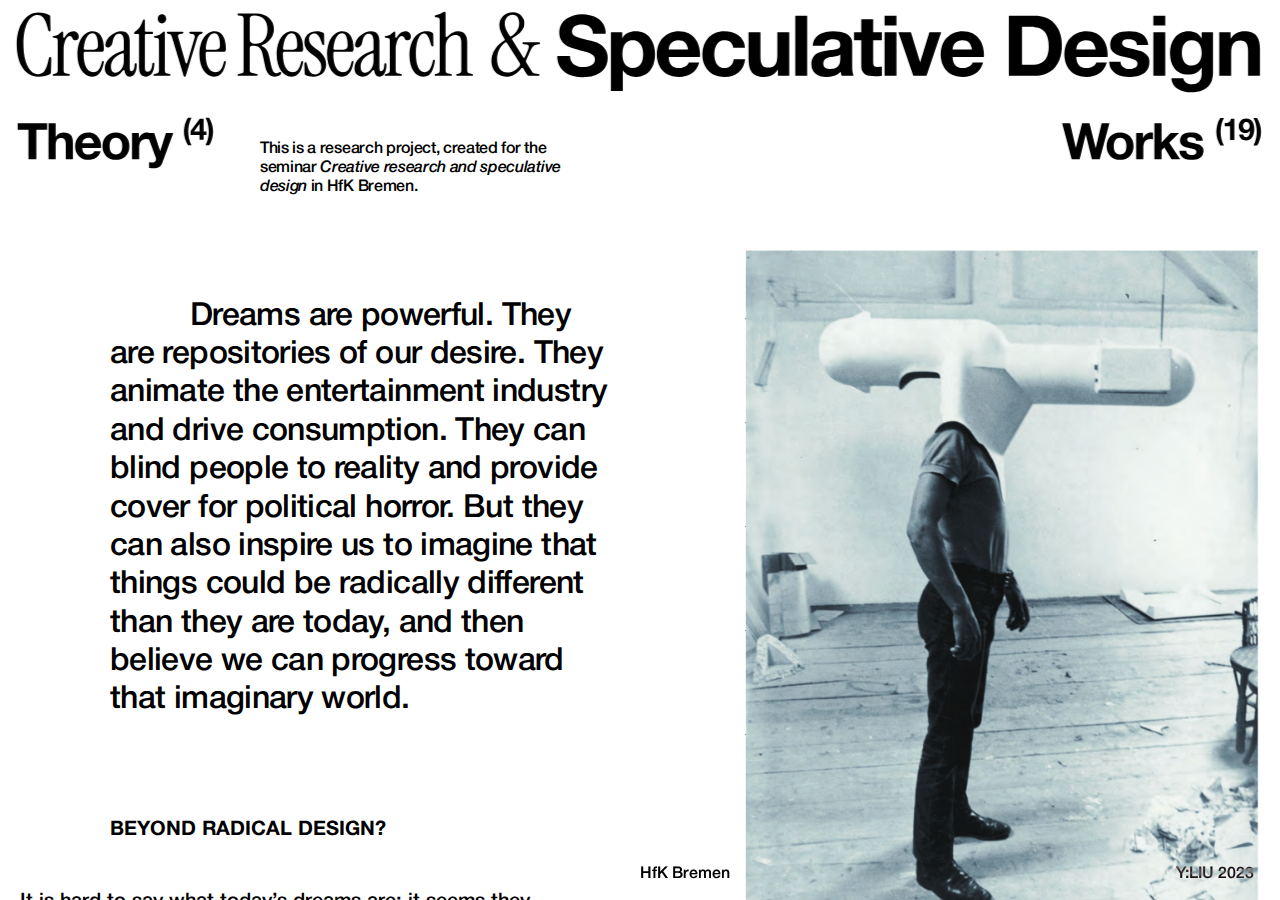
<file: index.html>
<!DOCTYPE html>
<html lang="en">

<head>
  <meta charset="UTF-8">
  <meta name="viewport" content="width=device-width, initial-scale=1.0">
  <title>Creative Research</title>
  <link rel="stylesheet" href="css/style.css">
</head>
<header>
  <img src="img/header-img.svg" alt="" class="header-img">
  <img src="img/grid-02.svg" alt="" class="grid">
</header>

<body>
  <div class="container">
    <div class="column-wrapper">
      <div class="column">

        <div class="clearification">
          This is a research project, created for the seminar <span class="italic">Creative research and speculative
            design</span> in HfK Bremen.

        </div>

        <div class="paragraph">
          Dreams are powerful. They are repositories of our desire. They animate the entertainment industry and drive
          consumption. They can blind people to reality and provide cover for political horror. But they can also
          inspire us to imagine that things could be radically different than they are today, and then believe we can
          progress toward that imaginary world.
        </div>

        <div class="title">
          BEYOND RADICAL DESIGN?
        </div>

        <!--body begins-->
        <div class="body-begin">
          It is hard to say what today’s dreams are; it seems they have been downgraded to hopes—hope that we will not
          allow ourselves to become extinct, hope that we can feed the starving, hope that there will be room for us all
          on this tiny planet. There are no more visions. We don’t know how to fix the planet and ensure our survival.
          We are just hopeful.
        </div>

        <div class="body">
          As Fredric Jameson famously remarked, it is now easier for us to imagine the end of the world than an
          alternative to capitalism. Yet alternatives are exactly what we need. We need to dream new dreams for the
          twenty-first century as those of the twentieth century rapidly fade. But what role can design play?

        </div>
        <div class="body">
          When people think of design, most believe it is about problem solving. Even the more expressive forms of
          design are about solving aesthetic problems. Faced with huge challenges such as overpopulation, water
          shortages, and climate change, designers feel an overpowering urge to work together to fix them, as though
          they can be broken down, quantified, and solved. Design’s inherent optimism leaves no alternative but it is
          becoming clear that many of the challenges we face today are unfixable and that the only way to overcome them
          is by changing our values, beliefs, attitudes, and behavior. Although essential most of the time, design’s
          inbuilt optimism can greatly complicate things, first, as a form of denial that the problems we face are more
          serious than they appear, and second, by channeling energy and resources into fiddling with the world out
          there rather than the ideas and attitudes inside our heads that shape the world out there.
        </div>
        <div class="body">Rather than giving up altogether, though, there are other possibilities for design: one is to
          use design as a means of speculating how things could be—speculative design. This form of design thrives on
          imagination and aims to open up new perspectives on what are sometimes called wicked problems, to create
          spaces for discussion and debate about alternative ways of being, and to inspire and encourage people’s
          imaginations to flow freely. Design speculations can act as a catalyst for collectively redefining our
          relationship to reality.
        </div>
        <div class="title">
          PROBABLE / PLAUSIBLE / POSSIBLE / PREDERABLE
        </div>

        <div class="body-begin">
          Being involved with science and technology and working with many technology companies, we regularly encounter
          thinking about futures, especially about “The Future.” Usually it is concerned with predicting or forecasting
          the future, sometimes it is about new trends and identifying weak signals that can be extrapolated into the
          near future, but it is always about trying to pin the future down. This is something we are absolutely not
          interested in; when it comes to technology, future predictions have been proven wrong again and again. In our
          view, it is a pointless activity.
        </div>

        <div class="paragraph">
          What we are interested in, though, is the idea of possible futures and using them as tools to better
          understand the present and to discuss the kind of future people want, and, of course, ones people do not want.
          <br><br>
          They usually take the form of scenarios, often starting with a what-if question, and are intended to open up
          spaces of debate and discussion; therefore, they are by necessity provocative, intentionally simplified, and
          fictional.
        </div>

        <div class="body">Their fictional nature requires viewers to suspend their disbelief and allow their
          imaginations to wander, to momentarily forget how things are now, and wonder about how things could be. We
          rarely develop scenarios that suggest how things should be because it becomes too didactic and even
          moralistic. For us futures are not a destination or something to be strived for but a medium to aid
          imaginative thought—to speculate with. Not just about the future but about today as well, and this is where
          they become critique, especially when they highlight limitations that can be removed and loosen, even just a
          bit, reality’s grip on our imagination.</div>
        <div class="body">As all design to some extent is future oriented, we are very interested in positioning design
          speculation in relation to futurology, speculative culture including literature and cinema, fine art, and
          radical social science concerned with changing reality rather than simply describing it or maintaining it.
          This space lies somewhere between reality and the impossible and to operate in it effectively, as a designer,
          requires new design roles, contexts, and methods. It relates to ideas about progress—change for the better
          but, of course, better means different things to different people.</div>
        <div class="body">To find inspiration for speculating through design we need to look beyond design to the
          methodological playgrounds of cinema, literature, science, ethics, politics, and art; to explore, hybridize,
          borrow, and embrace the many tools available for crafting not only things but also ideas— fictional worlds,
          cautionary tales, what-if scenarios, thought experiments, counterfactuals, reductio ad absurdum experiments,
          prefigurative futures, and so on.</div>
        <div class="body">In 2009, the futurologist Stuart Candy visited the Design Interactions program at the Royal
          College of Art and used a fascinating diagram in his presentation to illustrate different kinds of potential
          futures.3 It consisted of a number of cones fanning out from the present into the future. Each cone
          represented different levels of likelihood. We were very taken by this imperfect but helpful diagram and
          adapted it for our own purposes.
        </div>
        <div class="body">The first cone was the probable. This is where most designers operate. It describes what is
          likely to happen unless there is some extreme upheaval such as a financial crash, eco disaster, or war. Most
          design methods, processes, tools, acknowledged good practice, and even design education are oriented toward
          this space. How designs are evaluated is also closely linked to a thorough understanding of probable futures,
          although it is rarely expressed in those terms.</div>
        <img src="img/cone.png" alt="" class="illu">
        <div class="capt01">PPPP. Illustration by Dunne & Raby.</div>
        <div class="body">The next cone describes plausible futures. This is the space of scenario planning and
          foresight, the space of what could happen. In the 1970s companies such as Royal Dutch Shell developed
          techniques for modeling alternative near-future global situations to ensure that they would survive through a
          number of large-scale, global, economic, or political shifts. The space of plausible futures is not about
          prediction but exploring alternative economic and political futures to ensure an organization will be prepared
          for and thrive in a number of different futures.</div>
        <div class="body">The next cone is the possible. The skill here is making links between today’s world and the
          suggested one. Michio Kaku’s book Physics of the Impossible sets out three classes of impossibility, and even
          in the third, the most extreme—things that are not possible according to our current understanding of
          science—there are only two, perpetual motion and precognition, which, based on our current understanding of
          science, are impossible. All other changes—political, social, economic, and cultural—are not impossible but it
          can be difficult to imagine how we would get from here to there. In the scenarios we develop we believe,
          first, they should be scientifically possible, and second, there should be a path from where we are today to
          where we are in the scenario. A believable series of events that led to the new situation is necessary, even
          if entirely fictional. This allows viewers to relate the scenario to their own world and to use it as an aid
          for critical reflection. This is the space of speculative culture—writing, cinema, science fiction, social
          fiction, and so on. Although speculative, experts are often consulted when building these scenarios, as David
          Kirby points out in a fascinating chapter about distinctions between what he calls speculative scenarios and
          fantastic science in his book Lab Coats in Hollywood; the role of the expert is often, not to prevent the
          impossible but to make it acceptable.</div>
        <div class="body">Beyond this lies the zone of fantasy, an area we have little interest in. Fantasy exists in
          its own world, with very few if any links to the world we live in. It is of course valuable, especially as a
          form of entertainment, but for us, it is too removed from how the world is. This is the space of fairy tales,
          goblins, superheroes, and space opera.</div>
        <div class="body">A final cone intersects the probable and plausible. This is the cone of preferable futures. of
          course the idea of preferable is not so straightforward; what does preferable mean, for whom, and who decides?
          Currently, it is determined by government and industry, and although we play a role as consumers and voters,
          it is a limited one. In Imaginary Futures, Richard Barbrook explores futures as tools designed for organizing
          and justifying the present in the interests of a powerful minority. But, assuming it is possible to create
          more socially constructive imaginary futures, could design help people participate more actively as
          citizen-consumers? And if so, how?</div>
        <div class="paragraph">This is the bit we are interested in. Not in trying to predict the future but in using
          design to open up all sorts of possibilities that can be discussed, debated, and used to collectively define a
          preferable future for a given group of people: from companies, to cities, to societies. Designers should not
          define futures for everyone else but working with experts, including ethicists, political scientists,
          economists, and so on, generate futures that act as catalysts for public debate and discussion about the kinds
          of futures people really want.</div>
        <div class="body">Design can give experts permission to let their imaginations flow freely, give material
          expression to the insights generated, ground these imaginings in everyday situations, and provide platforms
          for further collaborative speculation.</div>
        <div class="body">We believe that by speculating more, at all levels of society, and exploring alternative
          scenarios, reality will become more malleable and, although the future cannot be predicted, we can help set in
          place today factors that will increase the probability of more desirable futures happening. And equally,
          factors that may lead to undesirable futures can be spotted early on and addressed or at least limited.</div>

        <div class="title">BEYOND RADICAL DESIGN?</div>

        <div class="body-begin">We have long been inspired by radical architecture and fine art that use speculation for
          critical and provocative purposes, particularly projects from the 1960s and 1970s by studios such as
          Archigram, Archizoom, Superstudio, Ant Farm, Haus-Rucker-Co, and Walter Pichler.7 But why is this so rare in
          design? During the Cold War Modern exhibition at the Victoria and Albert Museum in 2008 we were delighted to
          finally see so many projects from this period for real. The exuberant energy and visionary imagination of the
          projects in the final room of the exhibition were incredibly inspiring for us. We were left wondering how this
          spirit could be reintroduced to contemporary design and how design’s boundaries could be extended beyond the
          strictly commercial to embrace the extreme, the imaginative, and the inspiring.</div>
        <div class="body">We believe several key changes have happened since the high point of radical design in the
          1970s that make imaginative, social, and political speculation today more difficult and less likely. First,
          during the 1980s design became hyper-commercialized to such an extent that alternative roles for design were
          lost. Socially oriented designers such as Victor Papanek who were celebrated in the 1970s were no longer
          regarded as interesting; they were seen as out of sync with design’s potential to generate wealth and to
          provide a layer of designer gloss to every aspect of our daily lives. There was some good in this—design was
          embraced by big business and entered the mainstream but usually only in the most superficial way. Design
          became fully integrated into the neoliberal model of capitalism that emerged during the 1980s, and all other
          possibilities for design were soon viewed as economically unviable and therefore irrelevant.</div>
        <div class="body">Second, with the fall of the Berlin Wall in 1989 and the end of the Cold War the possibility
          of other ways of being and alternative models for society collapsed as well. Market-led capitalism had won and
          reality instantly shrank, becoming one dimensional. There were no longer other social or political
          possibilities beyond capitalism for design to align itself with. Anything that did not fit was dismissed as
          fantasy, as unreal. At that moment, the “real” expanded and swallowed up whole continents of social
          imagination marginalizing as fantasy whatever was left. As Margaret Thatcher famously said, “There is no
          alternative.”</div>
        <div class="body">Third, society has become more atomized. As Zygmunt Bauman writes in Liquid Modernity,8 we
          have become a society of individuals. People work where work is available, travel to study, move about more,
          and live away from their families. There has been a gradual shift in the United Kingdom from government that
          looks after the most vulnerable in society to a small government that places more responsibility on
          individuals to manage their own lives. on the one hand this undoubtedly creates freedom and liberation for
          those who wish to create new enterprises and projects but it also minimizes the safety net and encourages
          everyone to look out for him- or herself. At the same time, the advent of the Internet has allowed people to
          connect with similar-minded people all over the world. As we channel energy into making new friends around the
          world we no longer need to care about our immediate neighbors. on a more positive note, with this reduction in
          top-down governing, there has been a corresponding shift away from the top-down mega-utopias dreamt up by an
          elite; today, we can strive for one million tiny utopias each dreamt up by a single person.</div>
        <div class="body">Fourth, the downgrading of dreams to hopes once it became clear that the dreams of the
          twentieth century were unsustainable, as the world’s population has more than doubled in the last forty-five
          years to seven billion. The great modernist social dreams of the post-war era probably reached a peak in the
          1970s when it started to become clear that the planet had limited resources and we were using them up fast. As
          populations continued to grow at an exponential rate we would have to reconsider the consumer world set in
          motion during the 1950s. This feeling has become even more acute with the financial crash and the emergence
          since the new millennium of scientific data suggesting that the climate is warming up due to human activity.
          Now, a younger generation doesn’t dream, it hopes; it hopes that we will survive, that there will be water for
          all, that we will be able to feed everyone, that we will not destroy ourselves.</div>
        <div class="body">But we are optimistic. Triggered by the financial crash of 2008, there has been a new wave of
          interest in thinking about alternatives to the current system. And although no new forms of capitalism have
          emerged yet, there is a growing desire for other ways of managing our economic lives and the relationship
          among state, market, citizen, and consumer. This dissatisfaction with existing models coupled with new forms
          of bottom-up democracy enhanced by social media make this a perfect time to revisit our social dreams and
          ideals and design’s role in facilitating alternative visions rather than defining them. of being a catalyst
          rather than a source of visions. It is impossible to continue with the methodology employed by the visionary
          designers of the 1960s and 1970s. We live in a very different world now but we can reconnect with that spirit
          and develop new methods appropriate for today’s world and once again begin to dream.</div>
        <div class="body">But to do this, we need more pluralism in design, not of style but of ideology and values.
        </div>
        <div class="paragraph">Once designers step away from industrial production and the marketplace we enter the
          realm of the unreal, the fictional, or what we prefer to think of as conceptual design—design about ideas. It
          has a short but rich history and it is a place where many interconnected and not very well understood forms of
          design happen—speculative design, critical design, design fiction, design futures, antidesign, radical design,
          interrogative design, design for debate, adversarial design, discursive design, futurescaping, and some design
          art.</div>

        <div class="disclaimer">
          The essays presented on this website are excerpts from the book "Speculative Everything" authored by Anthony
          Dunne and Fiona Raby, published by The MIT Press. These essays are provided for informational and educational
          purposes only. The views expressed in these essays are those of the authors and do not necessarily reflect the
          views of the website owner. All rights to the content belong to the respective copyright holders.
        </div>

      </div>
    </div>
    <div class="column-wrapper">
      <div class="column">
        <img class="works-img" src="img/w01.png" alt="">
        <img class="works-img" src="img/w02.png" alt="">
        <img class="works-img" src="img/w03.png" alt="">
        <img class="works-img" src="img/w04.png" alt="">
        <img class="works-img" src="img/w05.png" alt="">
        <img class="works-img" src="img/w06.png" alt="">
      </div>
    </div>
  </div>

</body>

<footer>
  <div class="school">HfK Bremen</div>
  <div class="name">Y:LIU 2023</div>
</footer>

</html>
</file>
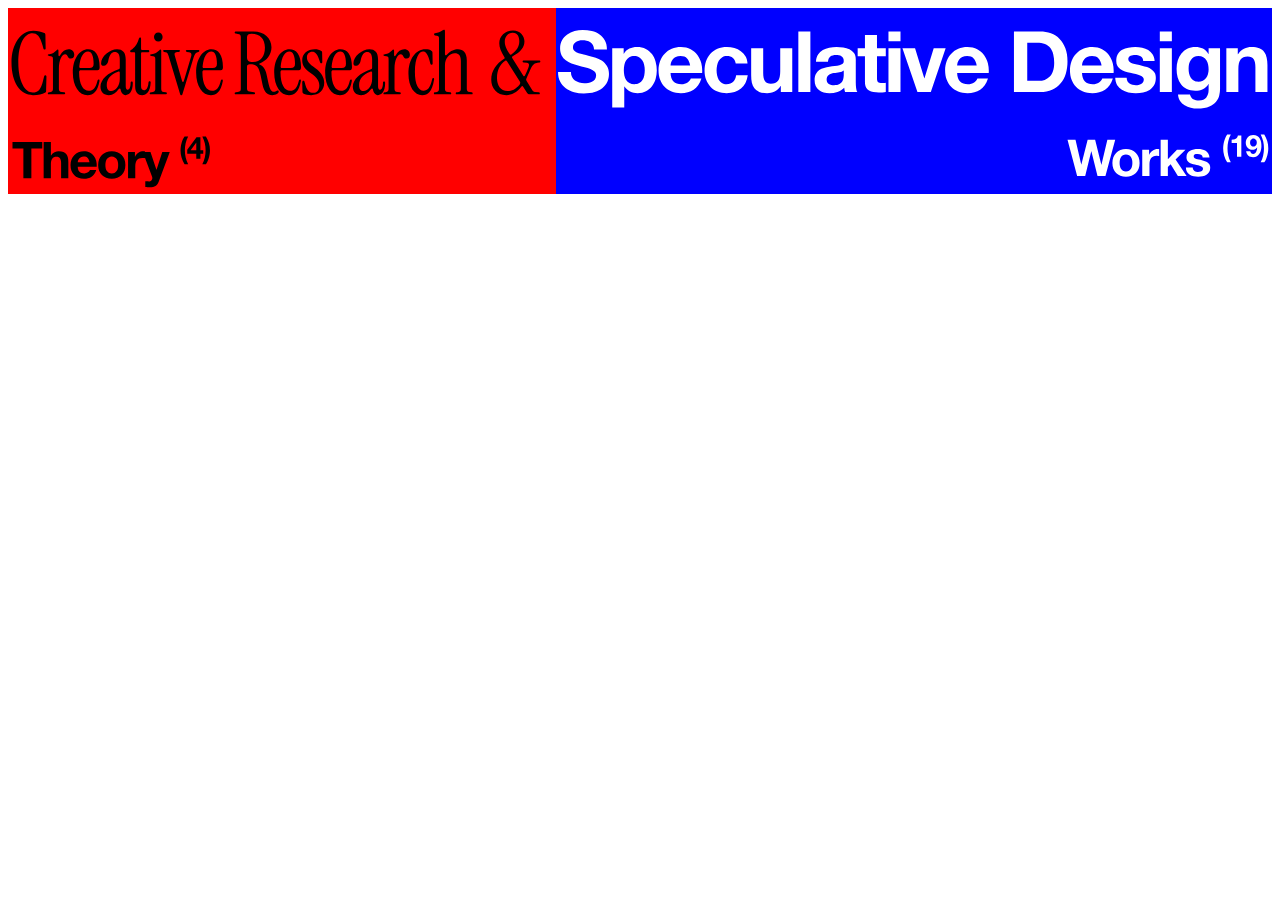
<file: header.html>
<!DOCTYPE html>
<html lang="en">

<head>
  <meta charset="UTF-8">
  <meta name="viewport" content="width=device-width, initial-scale=1.0">
  <title>
    <header></header>
  </title>
  <style>
    .header-img {
      display: flex;
      background-color: gray;
    }

    .himg1 {
      width: 100%;
      flex: 646;
      background-color: red;
    }

    .himg2 {
      width: 100%;
      flex: 845;
      background-color: blue;

    }

    .svg1,
    .svg2 {
      width: 100%;

    }
  </style>
</head>

<body>
  <div class="header-img">
    <div class="himg1">
      <img src="img/header-svg-1.svg" alt="" class="svg1">
    </div>
    <div class="himg2">
      <img src="img/header-svg-2.svg" alt="" class="svg2">
    </div>

  </div>
</body>

</html>
</file>
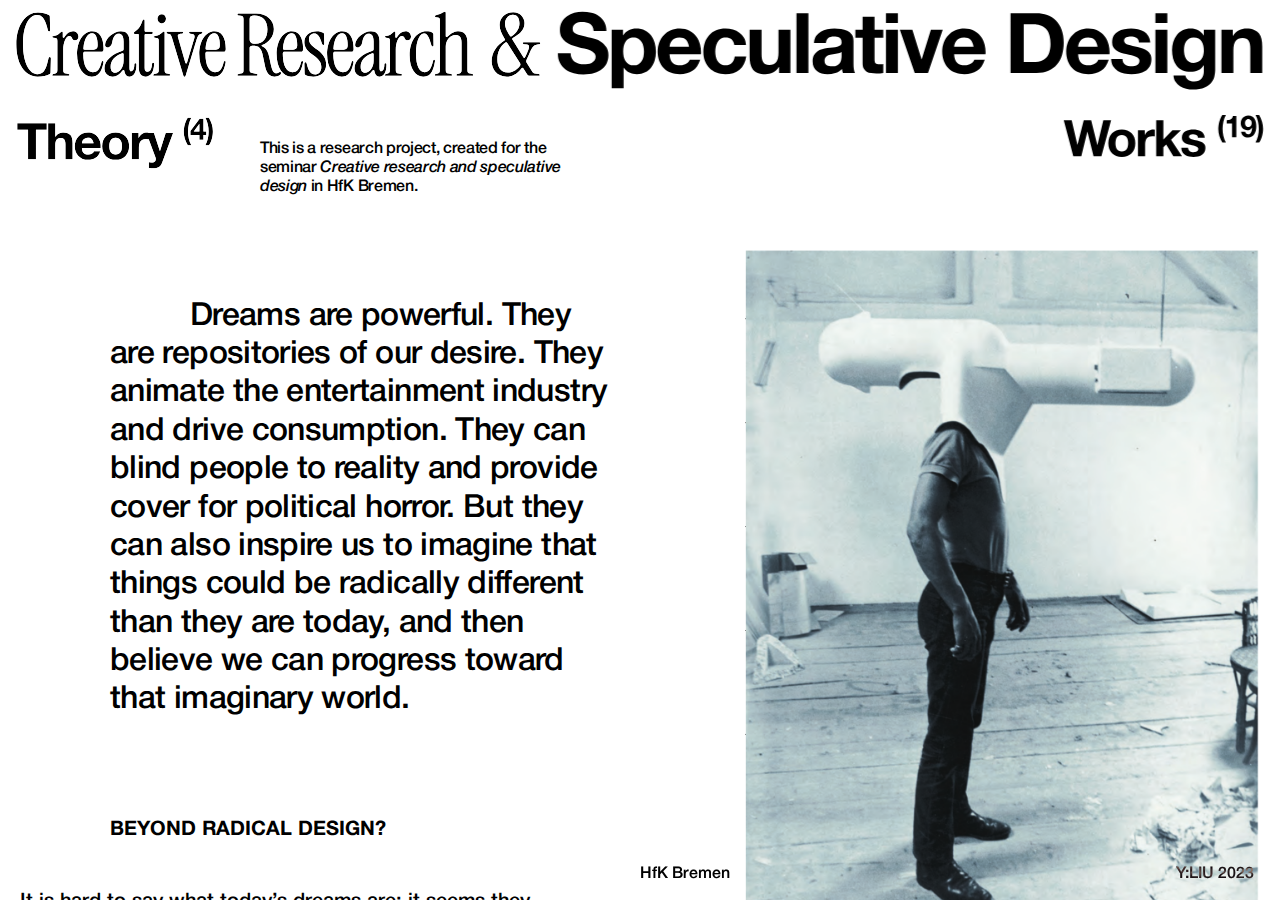
<file: index-bkp.html>
<!DOCTYPE html>
<html lang="en">

<head>
  <meta charset="UTF-8">
  <meta name="viewport" content="width=device-width, initial-scale=1.0">
  <title>Creative Research</title>
  <link rel="stylesheet" href="css/style-bkp.css">
</head>
<header>
  <!--"creative research"-->
  <div class="header-img-1">
    <div class="himg1">
      <!--"creative research"-->
      <img src="img/header-svg-3.svg" alt="" class="svg1">
    </div>
    <div class="himg2">

    </div>
  </div>

  <!--"speculative design"-->
  <div class="header-img-2">
    <div class="himg1"></div>
    <div class="himg2">
      <!--"speculative design"-->
      <img src="img/header-svg-2.svg" alt="" class="svg2">
    </div>
  </div>


  <!--  this is a backup of the old header: <img src="img/header-img.svg" alt="" class="header-img"> -->
  <img src="img/grid-02.svg" alt="" class="grid">
</header>

<body>
  <div class="container">
    <div class="column-wrapper">
      <div class="column">

        <div class="clearification">
          This is a research project, created for the seminar <span class="italic">Creative research and speculative
            design</span> in HfK Bremen.

        </div>

        <div class="paragraph">
          Dreams are powerful. They are repositories of our desire. They animate the entertainment industry and drive
          consumption. They can blind people to reality and provide cover for political horror. But they can also
          inspire us to imagine that things could be radically different than they are today, and then believe we can
          progress toward that imaginary world.
        </div>

        <div class="title">
          BEYOND RADICAL DESIGN?
        </div>

        <!--body begins-->
        <div class="body-begin">
          It is hard to say what today’s dreams are; it seems they have been downgraded to hopes—hope that we will not
          allow ourselves to become extinct, hope that we can feed the starving, hope that there will be room for us all
          on this tiny planet. There are no more visions. We don’t know how to fix the planet and ensure our survival.
          We are just hopeful.
        </div>

        <div class="body">
          As Fredric Jameson famously remarked, it is now easier for us to imagine the end of the world than an
          alternative to capitalism. Yet alternatives are exactly what we need. We need to dream new dreams for the
          twenty-first century as those of the twentieth century rapidly fade. But what role can design play?

        </div>
        <div class="body">
          When people think of design, most believe it is about problem solving. Even the more expressive forms of
          design are about solving aesthetic problems. Faced with huge challenges such as overpopulation, water
          shortages, and climate change, designers feel an overpowering urge to work together to fix them, as though
          they can be broken down, quantified, and solved. Design’s inherent optimism leaves no alternative but it is
          becoming clear that many of the challenges we face today are unfixable and that the only way to overcome them
          is by changing our values, beliefs, attitudes, and behavior. Although essential most of the time, design’s
          inbuilt optimism can greatly complicate things, first, as a form of denial that the problems we face are more
          serious than they appear, and second, by channeling energy and resources into fiddling with the world out
          there rather than the ideas and attitudes inside our heads that shape the world out there.
        </div>
        <div class="body">Rather than giving up altogether, though, there are other possibilities for design: one is to
          use design as a means of speculating how things could be—speculative design. This form of design thrives on
          imagination and aims to open up new perspectives on what are sometimes called wicked problems, to create
          spaces for discussion and debate about alternative ways of being, and to inspire and encourage people’s
          imaginations to flow freely. Design speculations can act as a catalyst for collectively redefining our
          relationship to reality.
        </div>
        <div class="title">
          PROBABLE / PLAUSIBLE / POSSIBLE / PREDERABLE
        </div>

        <div class="body-begin">
          Being involved with science and technology and working with many technology companies, we regularly encounter
          thinking about futures, especially about “The Future.” Usually it is concerned with predicting or forecasting
          the future, sometimes it is about new trends and identifying weak signals that can be extrapolated into the
          near future, but it is always about trying to pin the future down. This is something we are absolutely not
          interested in; when it comes to technology, future predictions have been proven wrong again and again. In our
          view, it is a pointless activity.
        </div>

        <div class="paragraph">
          What we are interested in, though, is the idea of possible futures and using them as tools to better
          understand the present and to discuss the kind of future people want, and, of course, ones people do not want.
          <br><br>
          They usually take the form of scenarios, often starting with a what-if question, and are intended to open up
          spaces of debate and discussion; therefore, they are by necessity provocative, intentionally simplified, and
          fictional.
        </div>

        <div class="body">Their fictional nature requires viewers to suspend their disbelief and allow their
          imaginations to wander, to momentarily forget how things are now, and wonder about how things could be. We
          rarely develop scenarios that suggest how things should be because it becomes too didactic and even
          moralistic. For us futures are not a destination or something to be strived for but a medium to aid
          imaginative thought—to speculate with. Not just about the future but about today as well, and this is where
          they become critique, especially when they highlight limitations that can be removed and loosen, even just a
          bit, reality’s grip on our imagination.</div>
        <div class="body">As all design to some extent is future oriented, we are very interested in positioning design
          speculation in relation to futurology, speculative culture including literature and cinema, fine art, and
          radical social science concerned with changing reality rather than simply describing it or maintaining it.
          This space lies somewhere between reality and the impossible and to operate in it effectively, as a designer,
          requires new design roles, contexts, and methods. It relates to ideas about progress—change for the better
          but, of course, better means different things to different people.</div>
        <div class="body">To find inspiration for speculating through design we need to look beyond design to the
          methodological playgrounds of cinema, literature, science, ethics, politics, and art; to explore, hybridize,
          borrow, and embrace the many tools available for crafting not only things but also ideas— fictional worlds,
          cautionary tales, what-if scenarios, thought experiments, counterfactuals, reductio ad absurdum experiments,
          prefigurative futures, and so on.</div>
        <div class="body">In 2009, the futurologist Stuart Candy visited the Design Interactions program at the Royal
          College of Art and used a fascinating diagram in his presentation to illustrate different kinds of potential
          futures.3 It consisted of a number of cones fanning out from the present into the future. Each cone
          represented different levels of likelihood. We were very taken by this imperfect but helpful diagram and
          adapted it for our own purposes.
        </div>
        <div class="body">The first cone was the probable. This is where most designers operate. It describes what is
          likely to happen unless there is some extreme upheaval such as a financial crash, eco disaster, or war. Most
          design methods, processes, tools, acknowledged good practice, and even design education are oriented toward
          this space. How designs are evaluated is also closely linked to a thorough understanding of probable futures,
          although it is rarely expressed in those terms.</div>
        <img src="img/cone.png" alt="" class="illu">
        <div class="capt01">PPPP. Illustration by Dunne & Raby.</div>
        <div class="body">The next cone describes plausible futures. This is the space of scenario planning and
          foresight, the space of what could happen. In the 1970s companies such as Royal Dutch Shell developed
          techniques for modeling alternative near-future global situations to ensure that they would survive through a
          number of large-scale, global, economic, or political shifts. The space of plausible futures is not about
          prediction but exploring alternative economic and political futures to ensure an organization will be prepared
          for and thrive in a number of different futures.</div>
        <div class="body">The next cone is the possible. The skill here is making links between today’s world and the
          suggested one. Michio Kaku’s book Physics of the Impossible sets out three classes of impossibility, and even
          in the third, the most extreme—things that are not possible according to our current understanding of
          science—there are only two, perpetual motion and precognition, which, based on our current understanding of
          science, are impossible. All other changes—political, social, economic, and cultural—are not impossible but it
          can be difficult to imagine how we would get from here to there. In the scenarios we develop we believe,
          first, they should be scientifically possible, and second, there should be a path from where we are today to
          where we are in the scenario. A believable series of events that led to the new situation is necessary, even
          if entirely fictional. This allows viewers to relate the scenario to their own world and to use it as an aid
          for critical reflection. This is the space of speculative culture—writing, cinema, science fiction, social
          fiction, and so on. Although speculative, experts are often consulted when building these scenarios, as David
          Kirby points out in a fascinating chapter about distinctions between what he calls speculative scenarios and
          fantastic science in his book Lab Coats in Hollywood; the role of the expert is often, not to prevent the
          impossible but to make it acceptable.</div>
        <div class="body">Beyond this lies the zone of fantasy, an area we have little interest in. Fantasy exists in
          its own world, with very few if any links to the world we live in. It is of course valuable, especially as a
          form of entertainment, but for us, it is too removed from how the world is. This is the space of fairy tales,
          goblins, superheroes, and space opera.</div>
        <div class="body">A final cone intersects the probable and plausible. This is the cone of preferable futures. of
          course the idea of preferable is not so straightforward; what does preferable mean, for whom, and who decides?
          Currently, it is determined by government and industry, and although we play a role as consumers and voters,
          it is a limited one. In Imaginary Futures, Richard Barbrook explores futures as tools designed for organizing
          and justifying the present in the interests of a powerful minority. But, assuming it is possible to create
          more socially constructive imaginary futures, could design help people participate more actively as
          citizen-consumers? And if so, how?</div>
        <div class="paragraph">This is the bit we are interested in. Not in trying to predict the future but in using
          design to open up all sorts of possibilities that can be discussed, debated, and used to collectively define a
          preferable future for a given group of people: from companies, to cities, to societies. Designers should not
          define futures for everyone else but working with experts, including ethicists, political scientists,
          economists, and so on, generate futures that act as catalysts for public debate and discussion about the kinds
          of futures people really want.</div>
        <div class="body">Design can give experts permission to let their imaginations flow freely, give material
          expression to the insights generated, ground these imaginings in everyday situations, and provide platforms
          for further collaborative speculation.</div>
        <div class="body">We believe that by speculating more, at all levels of society, and exploring alternative
          scenarios, reality will become more malleable and, although the future cannot be predicted, we can help set in
          place today factors that will increase the probability of more desirable futures happening. And equally,
          factors that may lead to undesirable futures can be spotted early on and addressed or at least limited.</div>

        <div class="title">BEYOND RADICAL DESIGN?</div>

        <div class="body-begin">We have long been inspired by radical architecture and fine art that use speculation for
          critical and provocative purposes, particularly projects from the 1960s and 1970s by studios such as
          Archigram, Archizoom, Superstudio, Ant Farm, Haus-Rucker-Co, and Walter Pichler.7 But why is this so rare in
          design? During the Cold War Modern exhibition at the Victoria and Albert Museum in 2008 we were delighted to
          finally see so many projects from this period for real. The exuberant energy and visionary imagination of the
          projects in the final room of the exhibition were incredibly inspiring for us. We were left wondering how this
          spirit could be reintroduced to contemporary design and how design’s boundaries could be extended beyond the
          strictly commercial to embrace the extreme, the imaginative, and the inspiring.</div>
        <div class="body">We believe several key changes have happened since the high point of radical design in the
          1970s that make imaginative, social, and political speculation today more difficult and less likely. First,
          during the 1980s design became hyper-commercialized to such an extent that alternative roles for design were
          lost. Socially oriented designers such as Victor Papanek who were celebrated in the 1970s were no longer
          regarded as interesting; they were seen as out of sync with design’s potential to generate wealth and to
          provide a layer of designer gloss to every aspect of our daily lives. There was some good in this—design was
          embraced by big business and entered the mainstream but usually only in the most superficial way. Design
          became fully integrated into the neoliberal model of capitalism that emerged during the 1980s, and all other
          possibilities for design were soon viewed as economically unviable and therefore irrelevant.</div>
        <div class="body">Second, with the fall of the Berlin Wall in 1989 and the end of the Cold War the possibility
          of other ways of being and alternative models for society collapsed as well. Market-led capitalism had won and
          reality instantly shrank, becoming one dimensional. There were no longer other social or political
          possibilities beyond capitalism for design to align itself with. Anything that did not fit was dismissed as
          fantasy, as unreal. At that moment, the “real” expanded and swallowed up whole continents of social
          imagination marginalizing as fantasy whatever was left. As Margaret Thatcher famously said, “There is no
          alternative.”</div>
        <div class="body">Third, society has become more atomized. As Zygmunt Bauman writes in Liquid Modernity,8 we
          have become a society of individuals. People work where work is available, travel to study, move about more,
          and live away from their families. There has been a gradual shift in the United Kingdom from government that
          looks after the most vulnerable in society to a small government that places more responsibility on
          individuals to manage their own lives. on the one hand this undoubtedly creates freedom and liberation for
          those who wish to create new enterprises and projects but it also minimizes the safety net and encourages
          everyone to look out for him- or herself. At the same time, the advent of the Internet has allowed people to
          connect with similar-minded people all over the world. As we channel energy into making new friends around the
          world we no longer need to care about our immediate neighbors. on a more positive note, with this reduction in
          top-down governing, there has been a corresponding shift away from the top-down mega-utopias dreamt up by an
          elite; today, we can strive for one million tiny utopias each dreamt up by a single person.</div>
        <div class="body">Fourth, the downgrading of dreams to hopes once it became clear that the dreams of the
          twentieth century were unsustainable, as the world’s population has more than doubled in the last forty-five
          years to seven billion. The great modernist social dreams of the post-war era probably reached a peak in the
          1970s when it started to become clear that the planet had limited resources and we were using them up fast. As
          populations continued to grow at an exponential rate we would have to reconsider the consumer world set in
          motion during the 1950s. This feeling has become even more acute with the financial crash and the emergence
          since the new millennium of scientific data suggesting that the climate is warming up due to human activity.
          Now, a younger generation doesn’t dream, it hopes; it hopes that we will survive, that there will be water for
          all, that we will be able to feed everyone, that we will not destroy ourselves.</div>
        <div class="body">But we are optimistic. Triggered by the financial crash of 2008, there has been a new wave of
          interest in thinking about alternatives to the current system. And although no new forms of capitalism have
          emerged yet, there is a growing desire for other ways of managing our economic lives and the relationship
          among state, market, citizen, and consumer. This dissatisfaction with existing models coupled with new forms
          of bottom-up democracy enhanced by social media make this a perfect time to revisit our social dreams and
          ideals and design’s role in facilitating alternative visions rather than defining them. of being a catalyst
          rather than a source of visions. It is impossible to continue with the methodology employed by the visionary
          designers of the 1960s and 1970s. We live in a very different world now but we can reconnect with that spirit
          and develop new methods appropriate for today’s world and once again begin to dream.</div>
        <div class="body">But to do this, we need more pluralism in design, not of style but of ideology and values.
        </div>
        <div class="paragraph">Once designers step away from industrial production and the marketplace we enter the
          realm of the unreal, the fictional, or what we prefer to think of as conceptual design—design about ideas. It
          has a short but rich history and it is a place where many interconnected and not very well understood forms of
          design happen—speculative design, critical design, design fiction, design futures, antidesign, radical design,
          interrogative design, design for debate, adversarial design, discursive design, futurescaping, and some design
          art.</div>

        <div class="disclaimer">
          The essays presented on this website are excerpts from the book "Speculative Everything" authored by Anthony
          Dunne and Fiona Raby, published by The MIT Press. These essays are provided for informational and educational
          purposes only. The views expressed in these essays are those of the authors and do not necessarily reflect the
          views of the website owner. All rights to the content belong to the respective copyright holders.
        </div>

      </div>
    </div>
    <div class="column-wrapper">
      <div class="column">
        <img class="works-img" src="img/w01.png" alt="">
        <img class="works-img" src="img/w02.png" alt="">
        <img class="works-img" src="img/w03.png" alt="">
        <img class="works-img" src="img/w04.png" alt="">
        <img class="works-img" src="img/w05.png" alt="">
        <img class="works-img" src="img/w06.png" alt="">
      </div>
    </div>
  </div>

</body>

<footer>
  <div class="school">HfK Bremen</div>
  <div class="name">Y:LIU 2023</div>
</footer>

</html>
</file>
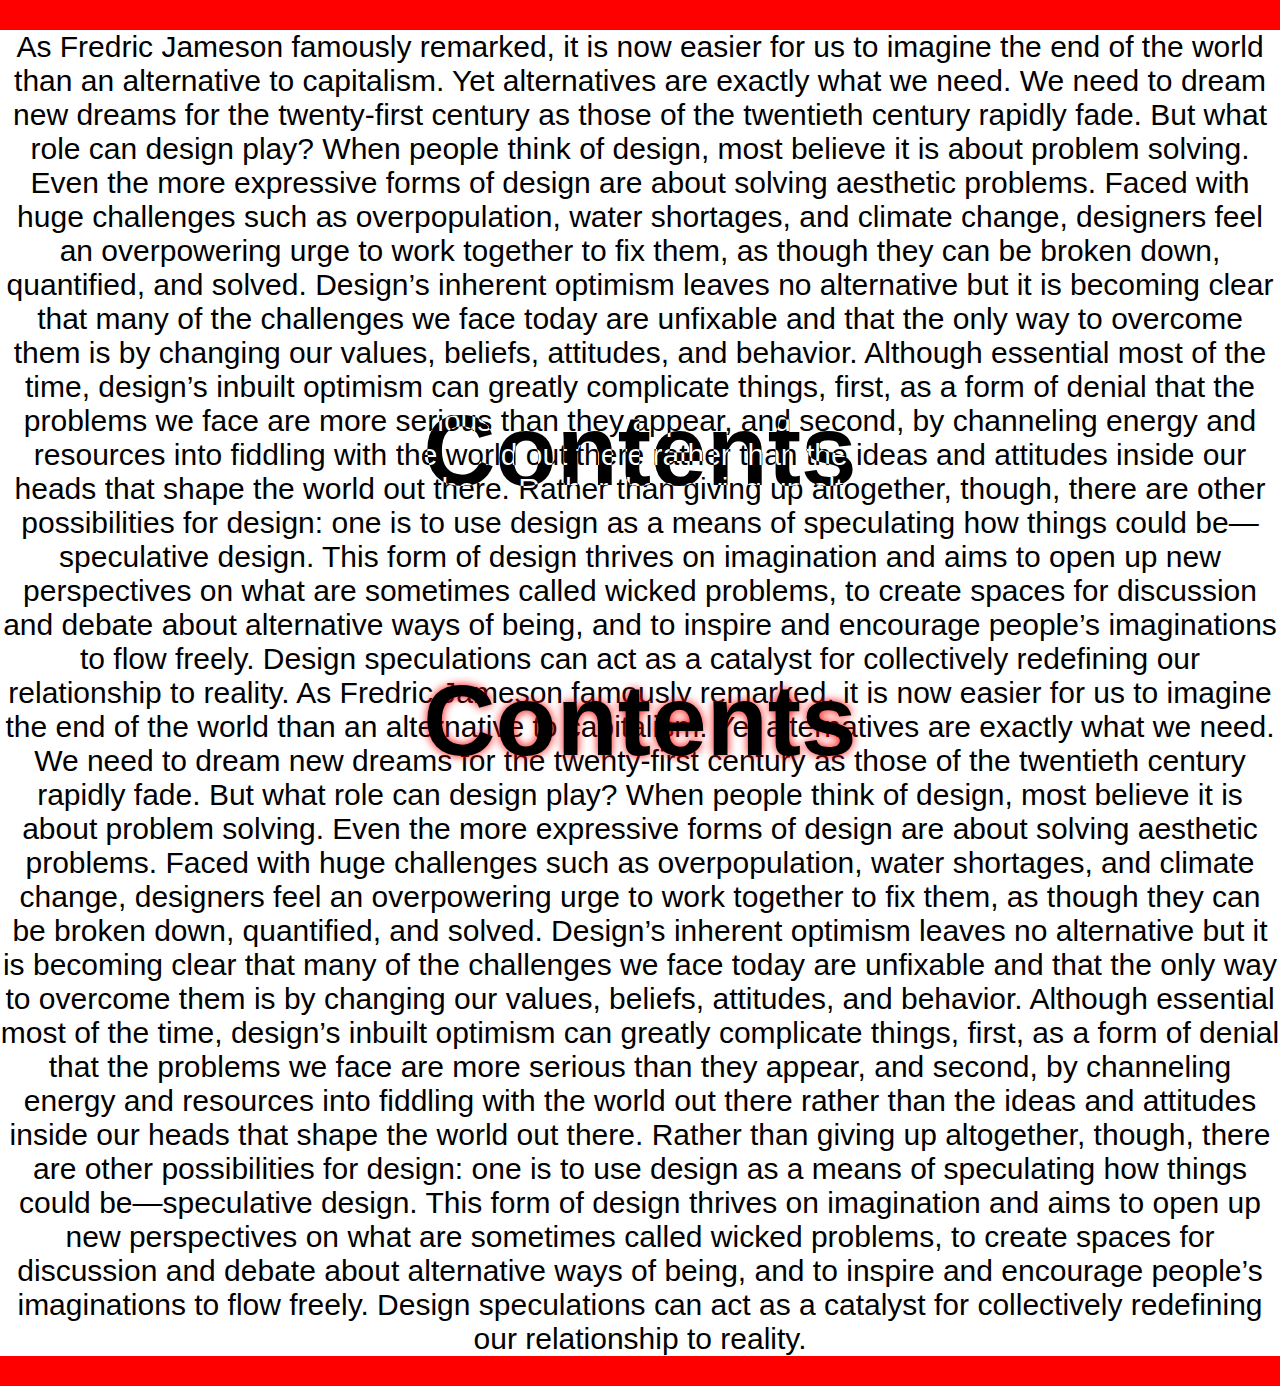
<file: reverse-color-test.html>
<!DOCTYPE html>
<html lang="en">

<head>
  <meta charset="UTF-8">
  <meta name="viewport" content="width=device-width, initial-scale=1.0">
  <title>Inverted Color Text</title>
  <link rel="stylesheet" href="css/reverse.css">
</head>

<body>
  <div class="container">
    <p class="inverted-text">Contents</p>
  </div>
  <div class="shadow">
    <p class="shadow-text">Contents</p>
  </div>
  <div class="content">
    <!-- Your long paragraph or other content goes here -->
    <p class="para">As Fredric Jameson famously remarked, it is now
      easier for us to imagine the end of the world than an alternative to capitalism. Yet alternatives are exactly what
      we need. We need to dream new dreams for the twenty-first century as those of the twentieth century rapidly fade.
      But what role can design play?

      When people think of design, most believe it is about problem solving. Even the more expressive forms of design
      are about solving aesthetic problems. Faced with huge challenges such as overpopulation, water shortages, and
      climate change, designers feel an overpowering urge to work together to fix them, as though they can be broken
      down, quantified, and solved. Design’s inherent optimism leaves no alternative but it is becoming clear that many
      of the challenges we face today are unfixable and that the only way to overcome them is by changing our values,
      beliefs, attitudes, and behavior. Although essential most of the time, design’s inbuilt optimism can greatly
      complicate things, first, as a form of denial that the problems we face are more serious than they appear, and
      second, by channeling energy and resources into fiddling with the world out there rather than the ideas and
      attitudes inside our heads that shape the world out there.

      Rather than giving up altogether, though, there are other possibilities for design: one is to use design as a
      means of speculating how things could be—speculative design. This form of design thrives on imagination and aims
      to open up new perspectives on what are sometimes called wicked problems, to create spaces for discussion and
      debate about alternative ways of being, and to inspire and encourage people’s imaginations to flow freely. Design
      speculations can act as a catalyst for collectively redefining our relationship to reality. As Fredric Jameson
      famously remarked, it is now
      easier for us to imagine the end of the world than an alternative to capitalism. Yet alternatives are exactly what
      we need. We need to dream new dreams for the twenty-first century as those of the twentieth century rapidly fade.
      But what role can design play?

      When people think of design, most believe it is about problem solving. Even the more expressive forms of design
      are about solving aesthetic problems. Faced with huge challenges such as overpopulation, water shortages, and
      climate change, designers feel an overpowering urge to work together to fix them, as though they can be broken
      down, quantified, and solved. Design’s inherent optimism leaves no alternative but it is becoming clear that many
      of the challenges we face today are unfixable and that the only way to overcome them is by changing our values,
      beliefs, attitudes, and behavior. Although essential most of the time, design’s inbuilt optimism can greatly
      complicate things, first, as a form of denial that the problems we face are more serious than they appear, and
      second, by channeling energy and resources into fiddling with the world out there rather than the ideas and
      attitudes inside our heads that shape the world out there.

      Rather than giving up altogether, though, there are other possibilities for design: one is to use design as a
      means of speculating how things could be—speculative design. This form of design thrives on imagination and aims
      to open up new perspectives on what are sometimes called wicked problems, to create spaces for discussion and
      debate about alternative ways of being, and to inspire and encourage people’s imaginations to flow freely. Design
      speculations can act as a catalyst for collectively redefining our relationship to reality.</p>
  </div>
</body>

</html>
</file>
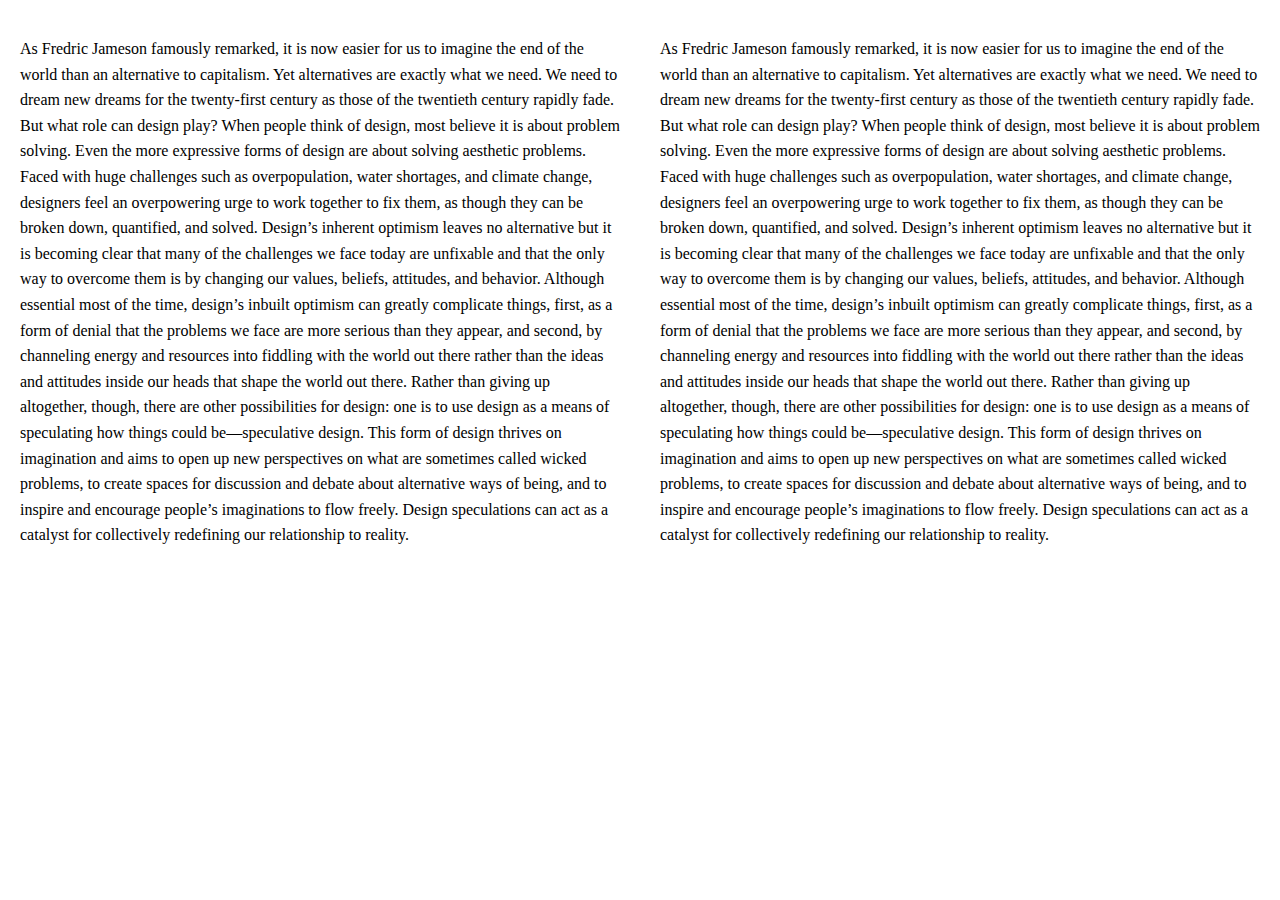
<file: two-column-test.html>
<!DOCTYPE html>
<html lang="en">

<head>
  <meta charset="UTF-8">
  <meta name="viewport" content="width=device-width, initial-scale=1.0">
  <title>Two Column Layout</title>
  <link rel="stylesheet" href="css/column.css">
</head>

<body>
  <div class="container">
    <div class="column-wrapper">
      <div class="column">
        <p class="content">As Fredric Jameson famously remarked, it is now easier for us to imagine the end of the world
          than an alternative to capitalism. Yet alternatives are exactly what we need. We need to dream new dreams for
          the twenty-first century as those of the twentieth century rapidly fade. But what role can design play?

          When people think of design, most believe it is about problem solving. Even the more expressive forms of
          design are about solving aesthetic problems. Faced with huge challenges such as overpopulation, water
          shortages, and climate change, designers feel an overpowering urge to work together to fix them, as though
          they can be broken down, quantified, and solved. Design’s inherent optimism leaves no alternative but it is
          becoming clear that many of the challenges we face today are unfixable and that the only way to overcome them
          is by changing our values, beliefs, attitudes, and behavior. Although essential most of the time, design’s
          inbuilt optimism can greatly complicate things, first, as a form of denial that the problems we face are more
          serious than they appear, and second, by channeling energy and resources into fiddling with the world out
          there rather than the ideas and attitudes inside our heads that shape the world out there.

          Rather than giving up altogether, though, there are other possibilities for design: one is to use design as a
          means of speculating how things could be—speculative design. This form of design thrives on imagination and
          aims to open up new perspectives on what are sometimes called wicked problems, to create spaces for discussion
          and debate about alternative ways of being, and to inspire and encourage people’s imaginations to flow freely.
          Design speculations can act as a catalyst for collectively redefining our relationship to reality.</p>
      </div>
    </div>
    <div class="column-wrapper">
      <div class="column">
        <p class="content">As Fredric Jameson famously remarked, it is now easier for us to imagine the end of the world
          than an alternative to capitalism. Yet alternatives are exactly what we need. We need to dream new dreams for
          the twenty-first century as those of the twentieth century rapidly fade. But what role can design play?

          When people think of design, most believe it is about problem solving. Even the more expressive forms of
          design are about solving aesthetic problems. Faced with huge challenges such as overpopulation, water
          shortages, and climate change, designers feel an overpowering urge to work together to fix them, as though
          they can be broken down, quantified, and solved. Design’s inherent optimism leaves no alternative but it is
          becoming clear that many of the challenges we face today are unfixable and that the only way to overcome them
          is by changing our values, beliefs, attitudes, and behavior. Although essential most of the time, design’s
          inbuilt optimism can greatly complicate things, first, as a form of denial that the problems we face are more
          serious than they appear, and second, by channeling energy and resources into fiddling with the world out
          there rather than the ideas and attitudes inside our heads that shape the world out there.

          Rather than giving up altogether, though, there are other possibilities for design: one is to use design as a
          means of speculating how things could be—speculative design. This form of design thrives on imagination and
          aims to open up new perspectives on what are sometimes called wicked problems, to create spaces for discussion
          and debate about alternative ways of being, and to inspire and encourage people’s imaginations to flow freely.
          Design speculations can act as a catalyst for collectively redefining our relationship to reality.

        </p>
      </div>
    </div>
  </div>
</body>

</html>
</file>
<file: css/style.css>
body,
html {
  margin: 0;
  padding: 0;
  background-color: #fff;
  font-family: HblveticaNeue;
}

@font-face {
  font-family: 'hn';
  src: url('../type/hn500.otf');

}

@font-face {
  font-family: 'hn400';
  src: url('../type/hn400.otf');

}

@font-face {
  font-family: 'hn-bold';
  src:
    url('../type/hn700.otf');

}

@font-face {
  font-family: 'hn-i';
  src:
    url('../type/hn500i.otf');

}


.header-img {
  position: fixed;
  mix-blend-mode: difference;
  width: 98%;
  top: -10px;
  left: 50%;
  /* Position it horizontally in the middle of the viewport */
  transform: translate(-50%, 0);
  /* Center it perfectly */
  z-index: 999;
  /* Ensure it's above other content */
  /* filter: drop-shadow(0 0 2px #1b5e20) ; */

}

.grid {
  position: fixed;
  right: 8.8%;
  top: 35%;
  z-index: 0.5;
  width: 33%;
}

.container {
  display: flex;
  /* Use flexbox for layout */
  height: 100vh;
  /* Set container height to full viewport height */
  z-index: 100;
}

.column-wrapper {
  flex: 1;
  /* Each wrapper takes equal width */
  overflow-y: auto;
  /* Enable vertical scrolling */

  padding-bottom: 100px;
  z-index: 200;

}

.column {
  padding: 20px;
  /* Add padding for content */

}



/* Hide scrollbar for Chrome, Safari and Opera */
.column-wrapper::-webkit-scrollbar {
  display: none;
}

/* Hide scrollbar for IE, Edge and Firefox */
.column-wrapper {
  -ms-overflow-style: none;
  /* IE and Edge */
  scrollbar-width: none;
  /* Firefox */
}

.clearification {
  font-family: hn;
  font-weight: 500;
  font-size: 16px;
  margin-top: 120px;
  margin-left: 40%;
  width: 55%;
  letter-spacing: -0.02em;
  line-height: 1.2;
}

.italic {
  font-family: hn-i;
}

.paragraph {
  font-family: hn;
  font-size: 32px;
  margin-left: 15%;
  margin-top: 100px;
  margin-bottom: 100px;
  letter-spacing: -0.02em;
  line-height: 1.2;
  text-indent: 80px;
}

.title {
  font-family: hn-bold;
  font-weight: 500;
  font-size: 20px;
  margin-left: 15%;
  margin-bottom: 50px;
}

.body-begin,
.body {
  font-family: hn;
  font-weight: 500;
  font-size: 20px;
  line-height: 1.2;
  margin-right: 15%;
  margin-bottom: 50px;
}

.body {
  text-indent: 15%;
}

.disclaimer {
  font-family: hn;
  font-weight: 500;
  font-size: 16px;
  line-height: 1.2;
  margin-right: 15%;
  margin-bottom: 50px;
}

.illu {
  width: 100%;
}

.capt01 {
  text-align: right;
  font-family: hn400;
  font-size: 16px;
  line-height: 1.2;
  margin-bottom: 70px;
  color: #838383;

}

.works-img {
  width: 100%;
  margin-bottom: 80px;
}

.footer {
  mix-blend-mode: difference;
  z-index: 999;
}

.school,
.name {
  position: fixed;
  font-family: hn;
  font-weight: 500;
  font-size: 16px;
  mix-blend-mode: difference;
  color: #fff;
  z-index: 999;

}

.school {
  left: 50%;
  bottom: 2%;
}

.name {
  right: 2%;
  bottom: 2%;
}

@media (max-width: 750px) {
  .container {
    display: block;
  }

  .grid {
    display: none;
  }

  .header-img {
    top: 0;
  }
}
</file>
<file: css/style-bkp.css>
body,
html {
  margin: 0;
  padding: 0;
  background-color: #fff;
  font-family: HblveticaNeue;
}

@font-face {
  font-family: 'hn';
  src: url('../type/hn500.otf');

}

@font-face {
  font-family: 'hn400';
  src: url('../type/hn400.otf');

}

@font-face {
  font-family: 'hn-bold';
  src:
    url('../type/hn700.otf');

}

@font-face {
  font-family: 'hn-i';
  src:
    url('../type/hn500i.otf');

}


.header-img-1,
.header-img-2 {

  position: fixed;

  width: 98%;
  top: -10px;
  left: 50%;
  /* Position it horizontally in the middle of the viewport */
  transform: translate(-50%, 0);
  /* Center it perfectly */
  z-index: 999;
  /* Ensure it's above other content */
  /* filter: drop-shadow(0 0 2px #1b5e20) ; */
  display: flex;
}

.header-img-2 {
  mix-blend-mode: difference;
}


.himg1 {
  width: 100%;
  flex: 646;

}

.himg2 {
  width: 100%;
  flex: 845;

}

.svg1,
.svg2 {
  width: 100%;
}

.svg1 {
  filter:
    drop-shadow(0 0 6px #fff) drop-shadow(0 0 3px #fff) drop-shadow(0 0 2px #fff);
  /* Secondary shadow with larger blur radius */


}

.grid {
  position: fixed;
  right: 8.8%;
  top: 35%;
  z-index: 0.5;
  width: 33%;
}

.container {
  display: flex;
  /* Use flexbox for layout */
  height: 100vh;
  /* Set container height to full viewport height */
  z-index: 100;
}

.column-wrapper {
  flex: 1;
  /* Each wrapper takes equal width */
  overflow-y: auto;
  /* Enable vertical scrolling */

  padding-bottom: 100px;
  z-index: 200;

}

.column {
  padding: 20px;
  /* Add padding for content */

}



/* Hide scrollbar for Chrome, Safari and Opera */
.column-wrapper::-webkit-scrollbar {
  display: none;
}

/* Hide scrollbar for IE, Edge and Firefox */
.column-wrapper {
  -ms-overflow-style: none;
  /* IE and Edge */
  scrollbar-width: none;
  /* Firefox */
}

.clearification {
  font-family: hn;
  font-weight: 500;
  font-size: 16px;
  margin-top: 120px;
  margin-left: 40%;
  width: 55%;
  letter-spacing: -0.02em;
  line-height: 1.2;
}

.italic {
  font-family: hn-i;
}

.paragraph {
  font-family: hn;
  font-size: 32px;
  margin-left: 15%;
  margin-top: 100px;
  margin-bottom: 100px;
  letter-spacing: -0.02em;
  line-height: 1.2;
  text-indent: 80px;
}

.title {
  font-family: hn-bold;
  font-weight: 500;
  font-size: 20px;
  margin-left: 15%;
  margin-bottom: 50px;
}

.body-begin,
.body {
  font-family: hn;
  font-weight: 500;
  font-size: 20px;
  line-height: 1.2;
  margin-right: 15%;
  margin-bottom: 50px;
}

.body {
  text-indent: 15%;
}

.disclaimer {
  font-family: hn;
  font-weight: 500;
  font-size: 16px;
  line-height: 1.2;
  margin-right: 15%;
  margin-bottom: 50px;
}

.illu {
  width: 100%;
}

.capt01 {
  text-align: right;
  font-family: hn400;
  font-size: 16px;
  line-height: 1.2;
  margin-bottom: 70px;
  color: #838383;

}

.works-img {
  width: 100%;
  margin-bottom: 80px;
}

.footer {
  mix-blend-mode: difference;
  z-index: 999;
}

.school,
.name {
  position: fixed;
  font-family: hn;
  font-weight: 500;
  font-size: 16px;
  mix-blend-mode: difference;
  color: #fff;
  z-index: 999;

}

.school {
  left: 50%;
  bottom: 2%;
}

.name {
  right: 2%;
  bottom: 2%;
}

@media (max-width: 750px) {
  .container {
    display: block;
  }

  .grid {
    display: none;
  }

  .header-img-1,
  .header-img-2 {
    top: 0;
  }
}
</file>
<file: css/reverse.css>
body {
  margin: 0;
  font-family: Arial, sans-serif;
  /* Set default font family */
  background-color: red;
}

.container {
  position: fixed;
  /* Fix the container to the viewport */
  top: 50%;
  /* Position it vertically in the middle of the viewport */
  left: 50%;
  /* Position it horizontally in the middle of the viewport */
  transform: translate(-50%, -50%);
  /* Center it perfectly */
  z-index: 999;
  /* Ensure it's above other content */
  mix-blend-mode: difference;
}

.shadow {
  position: fixed;
  /* Fix the container to the viewport */
  top: 80%;
  /* Position it vertically in the middle of the viewport */
  left: 50%;
  /* Position it horizontally in the middle of the viewport */
  transform: translate(-50%, -50%);
  /* Center it perfectly */
  z-index: 999;
}

.shadow-text {
  font-size: 100px;
  /* Set font size as needed */
  color: black;
  font-weight: 700;
  text-shadow: 0px 0px 10px rgb(255, 0, 0);
}

.inverted-text {
  font-size: 100px;
  /* Set font size as needed */
  color: white;
  font-weight: 700;
  /* Set initial text color */
  mix-blend-mode: difference;
  /* Set blend mode to 'difference' */
}

.para {
  text-align: center;
  color: black;
  background-color: #fff;
  font-size: 30px;
}
</file>
<file: css/column.css>
body,
html {
  margin: 0;
  padding: 0;
}

.container {
  display: flex;
  /* Use flexbox for layout */
  height: 100vh;
  /* Set container height to full viewport height */
}

.column-wrapper {
  flex: 1;
  /* Each wrapper takes equal width */
  overflow-y: auto;
  /* Enable vertical scrolling */
}

.column {
  padding: 20px;
  /* Add padding for content */
}

.content {
  font-size: 16px;
  /* Set font size */
  line-height: 1.6;
  /* Set line height */
}

/* Hide scrollbar for Chrome, Safari and Opera */
.column-wrapper::-webkit-scrollbar {
  display: none;
}

/* Hide scrollbar for IE, Edge and Firefox */
.content {
  -ms-overflow-style: none;
  /* IE and Edge */
  scrollbar-width: none;
  /* Firefox */
}
</file>
